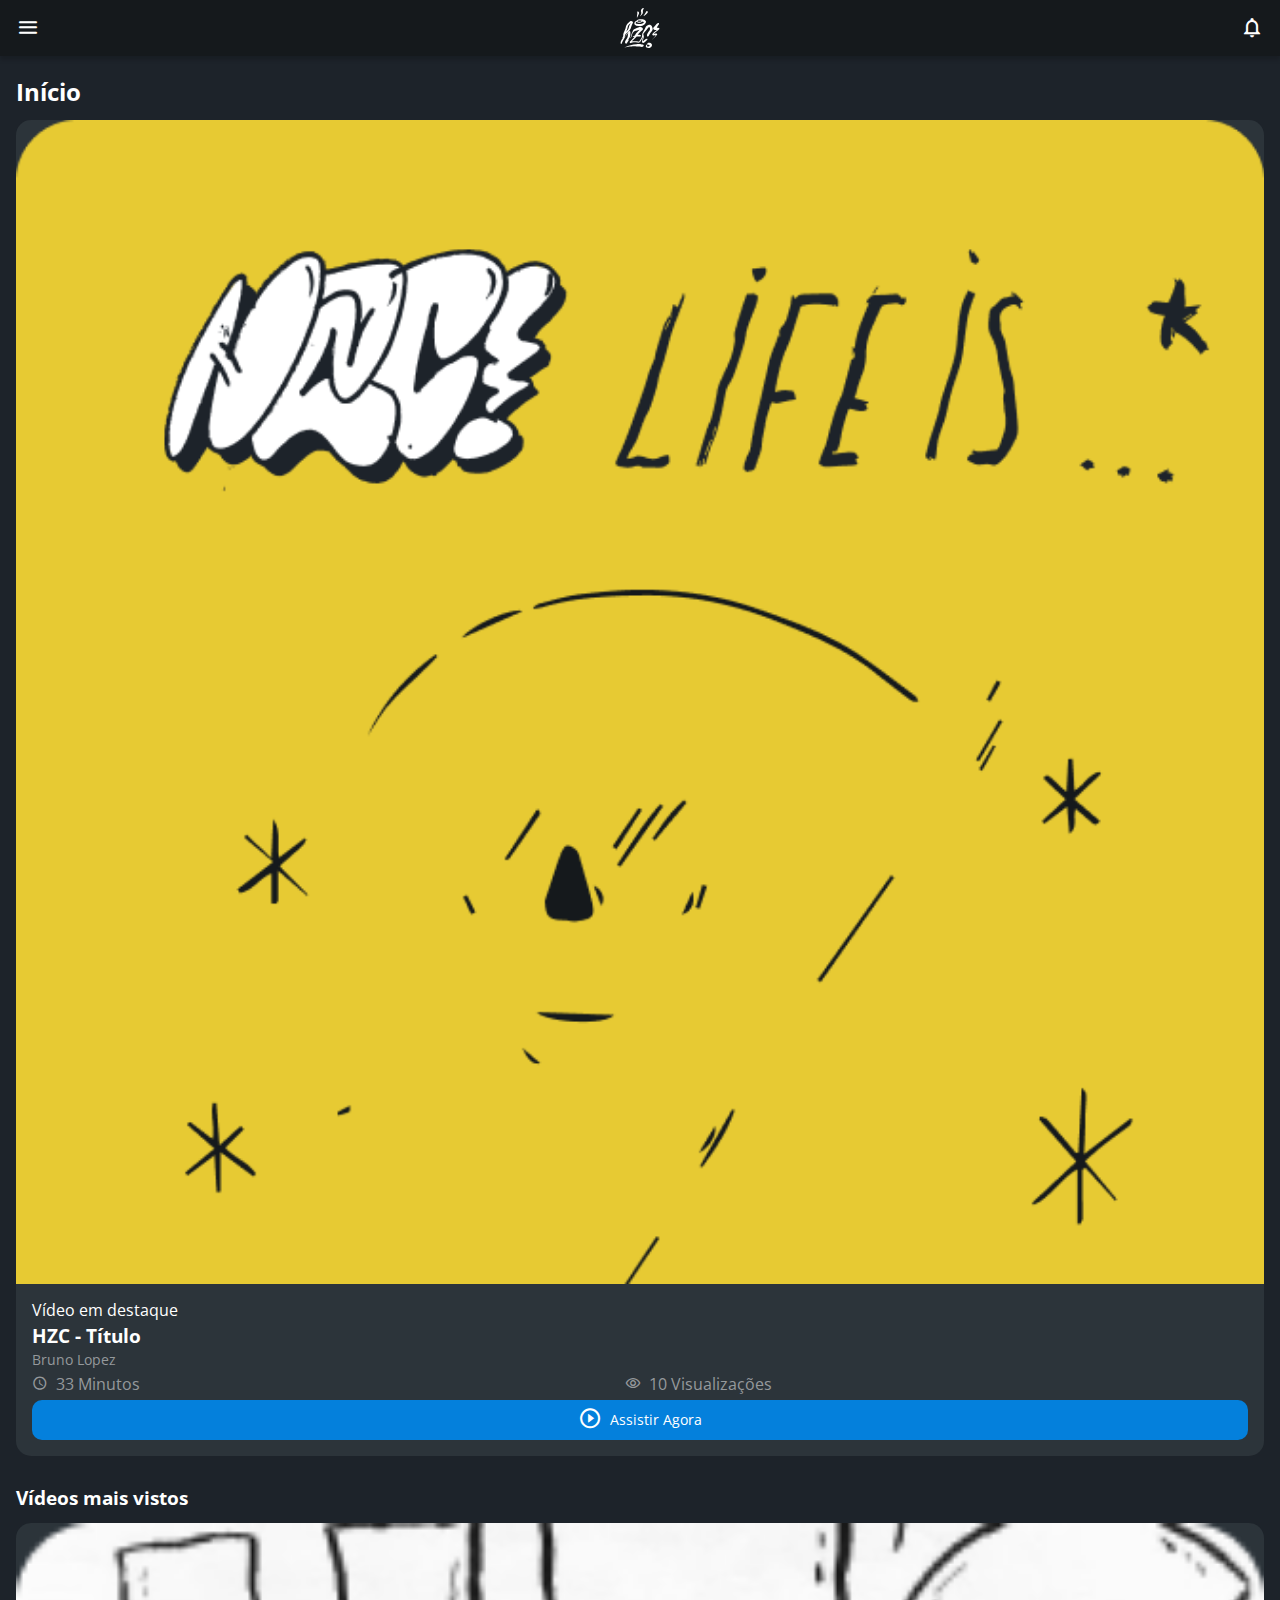
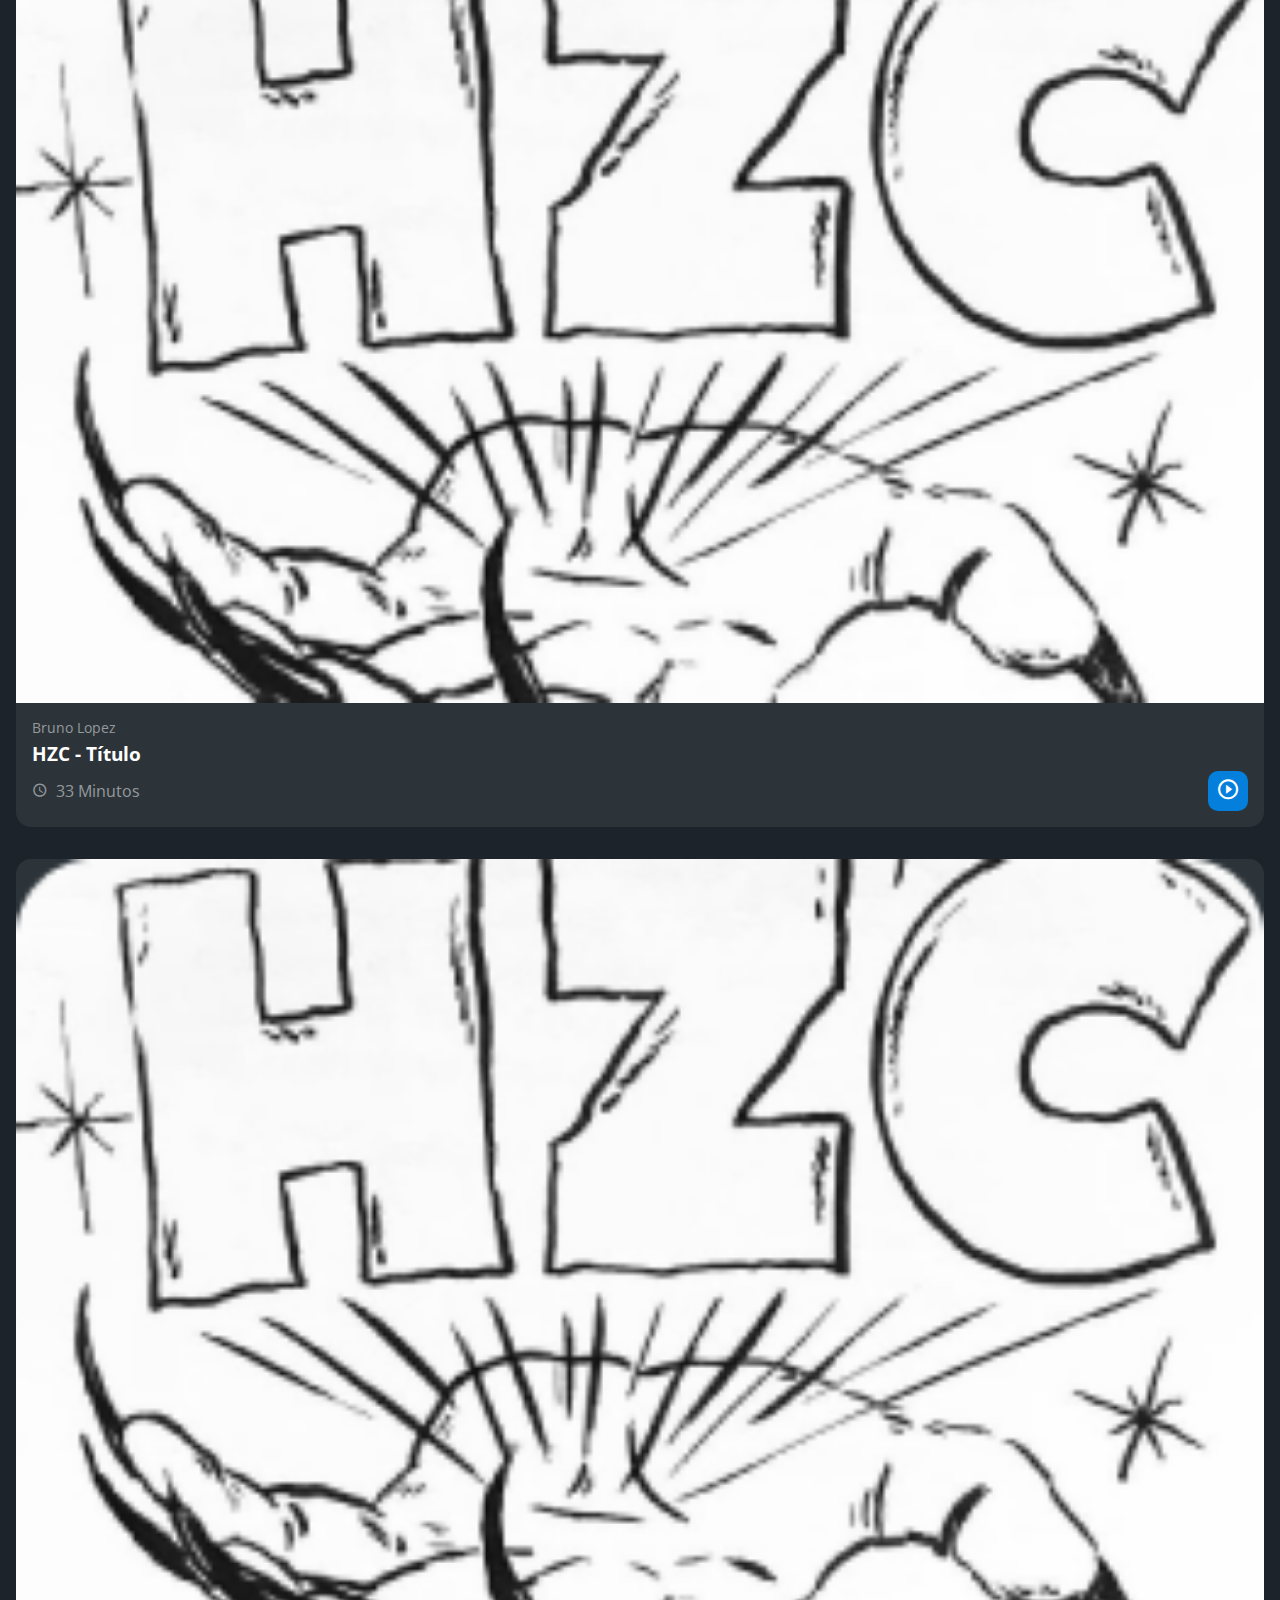
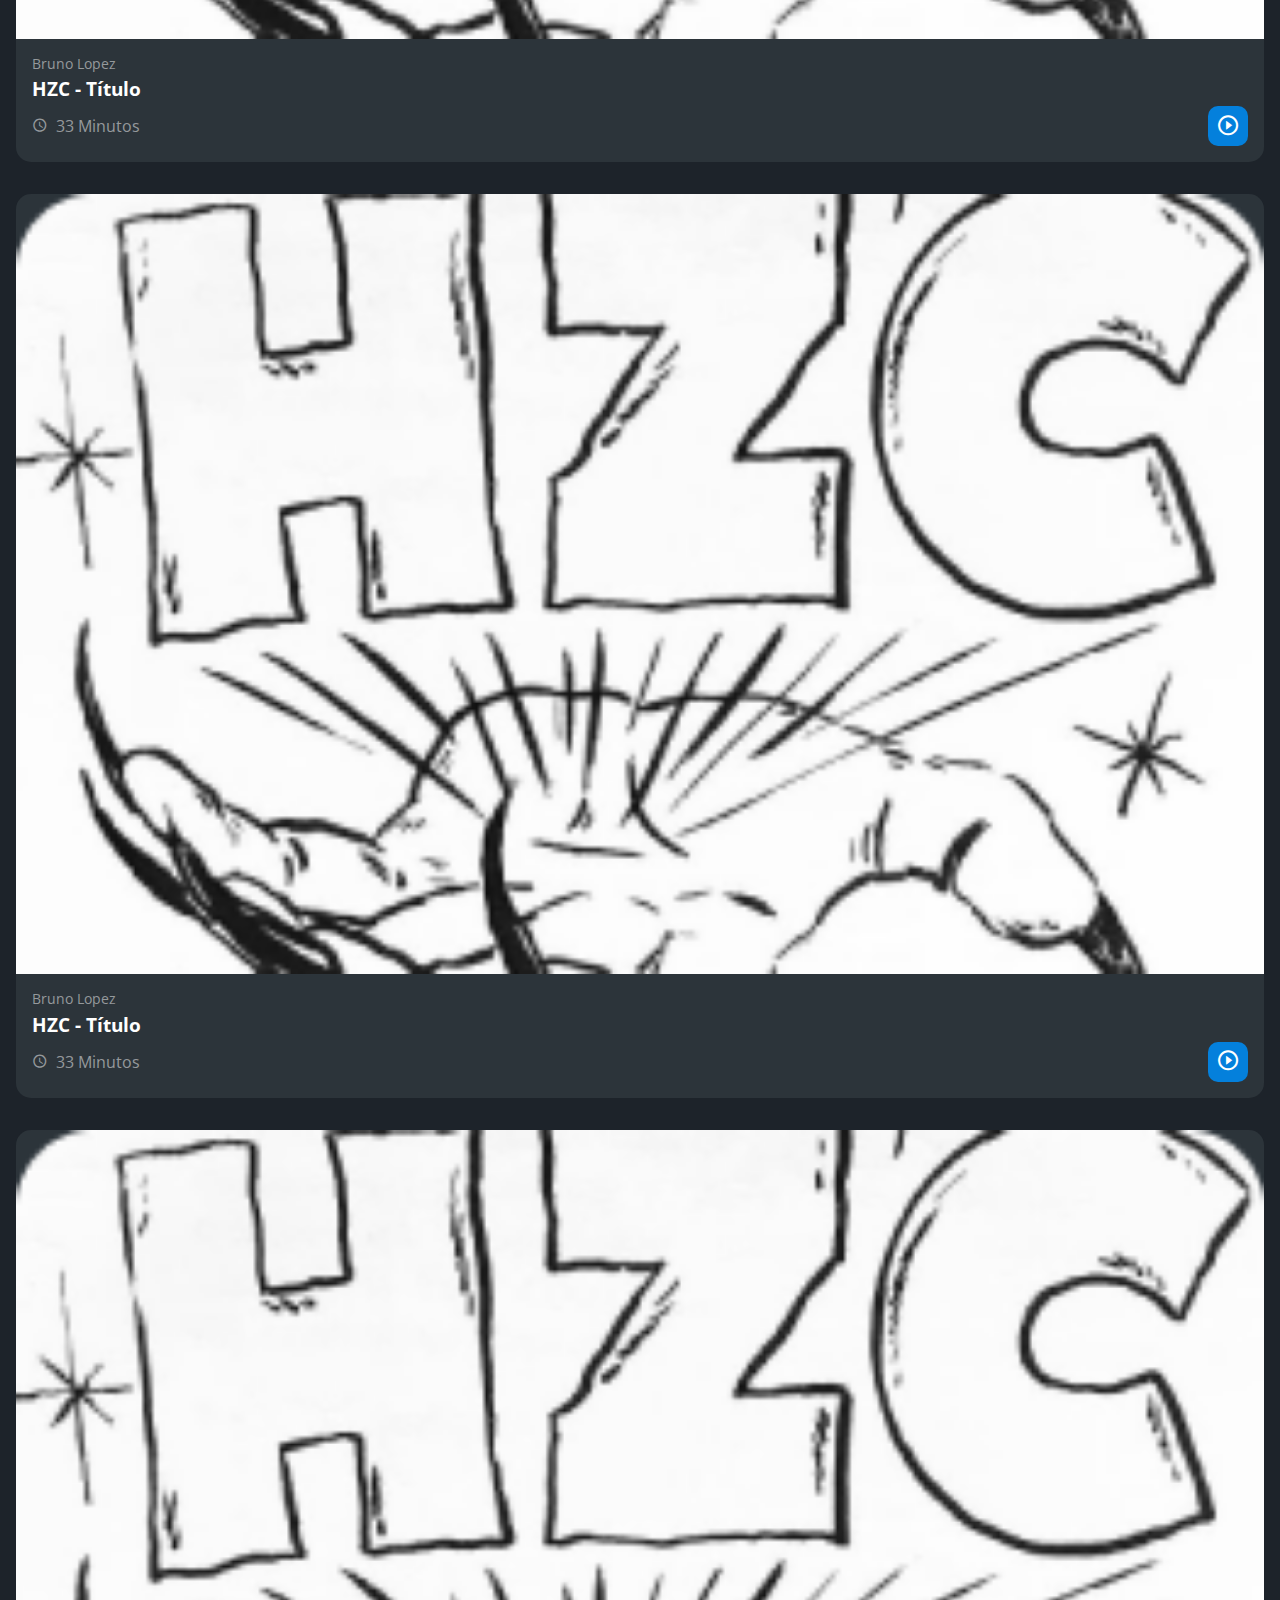
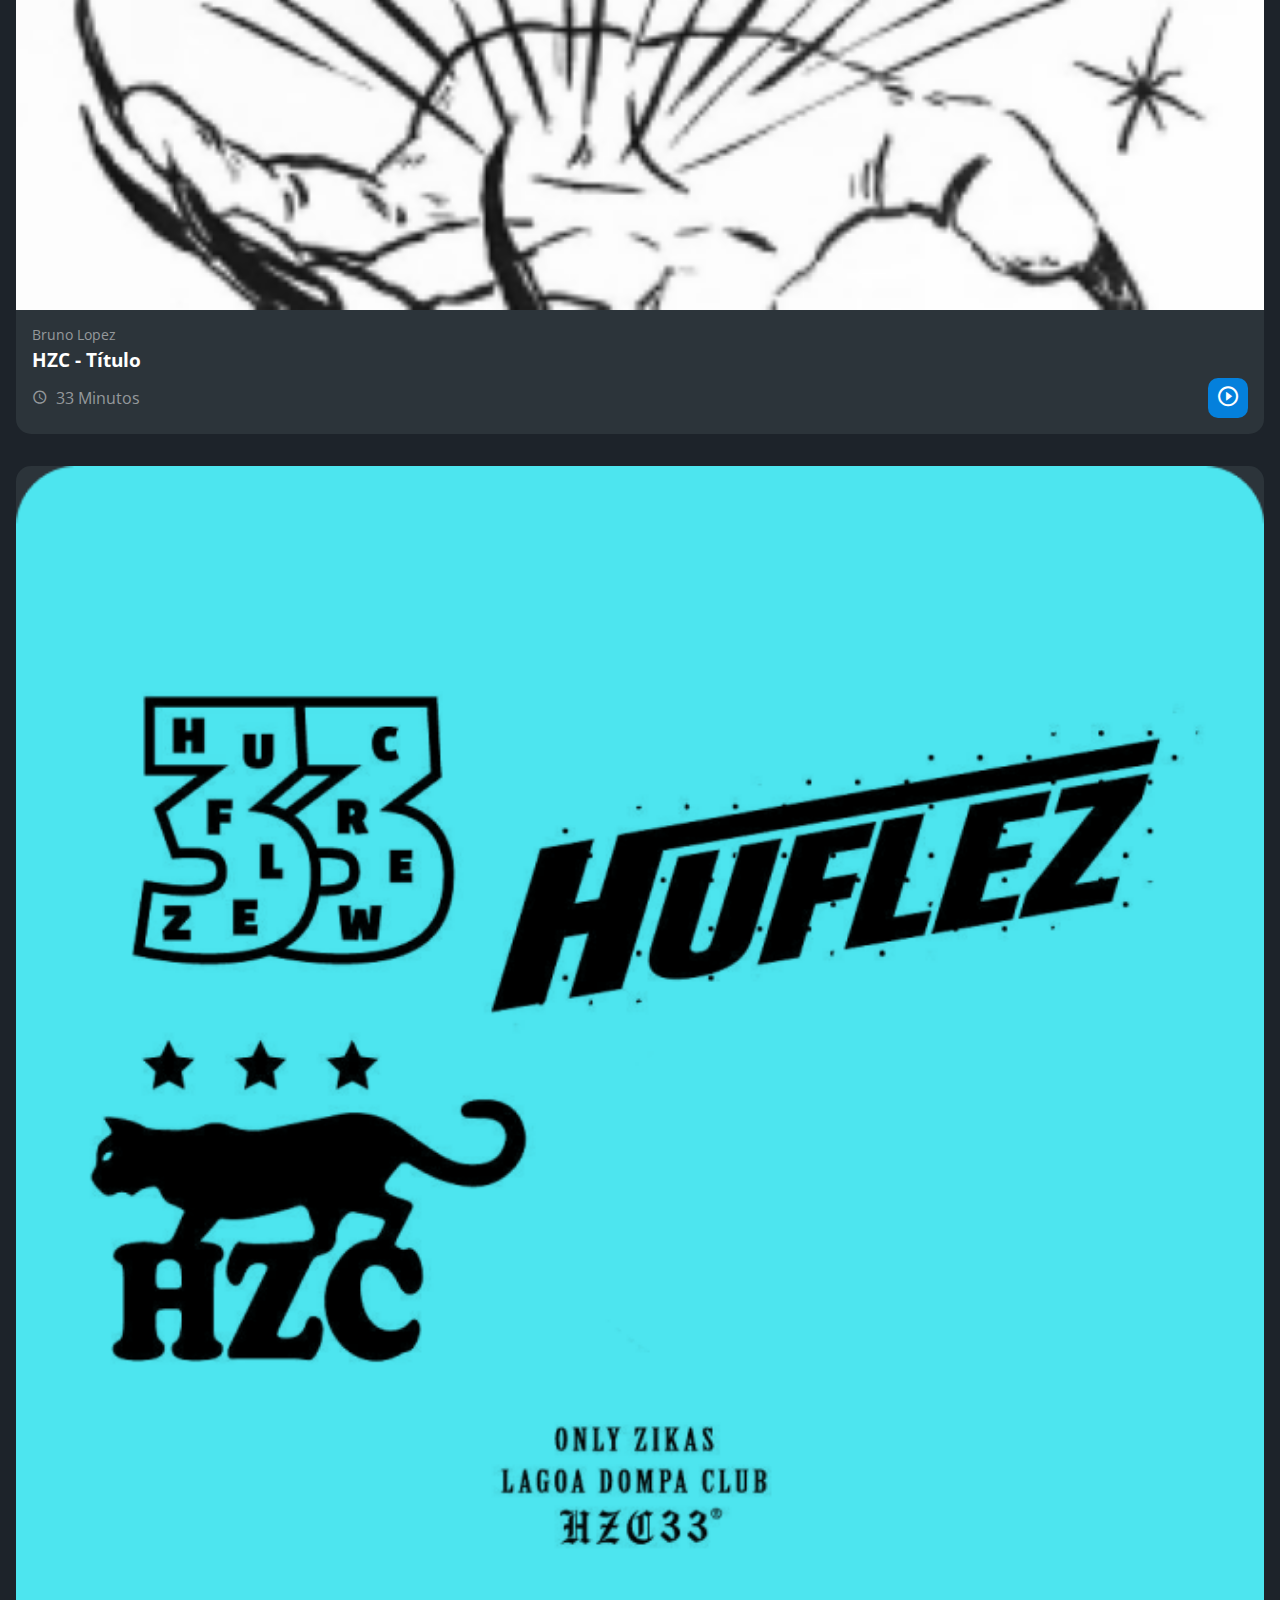
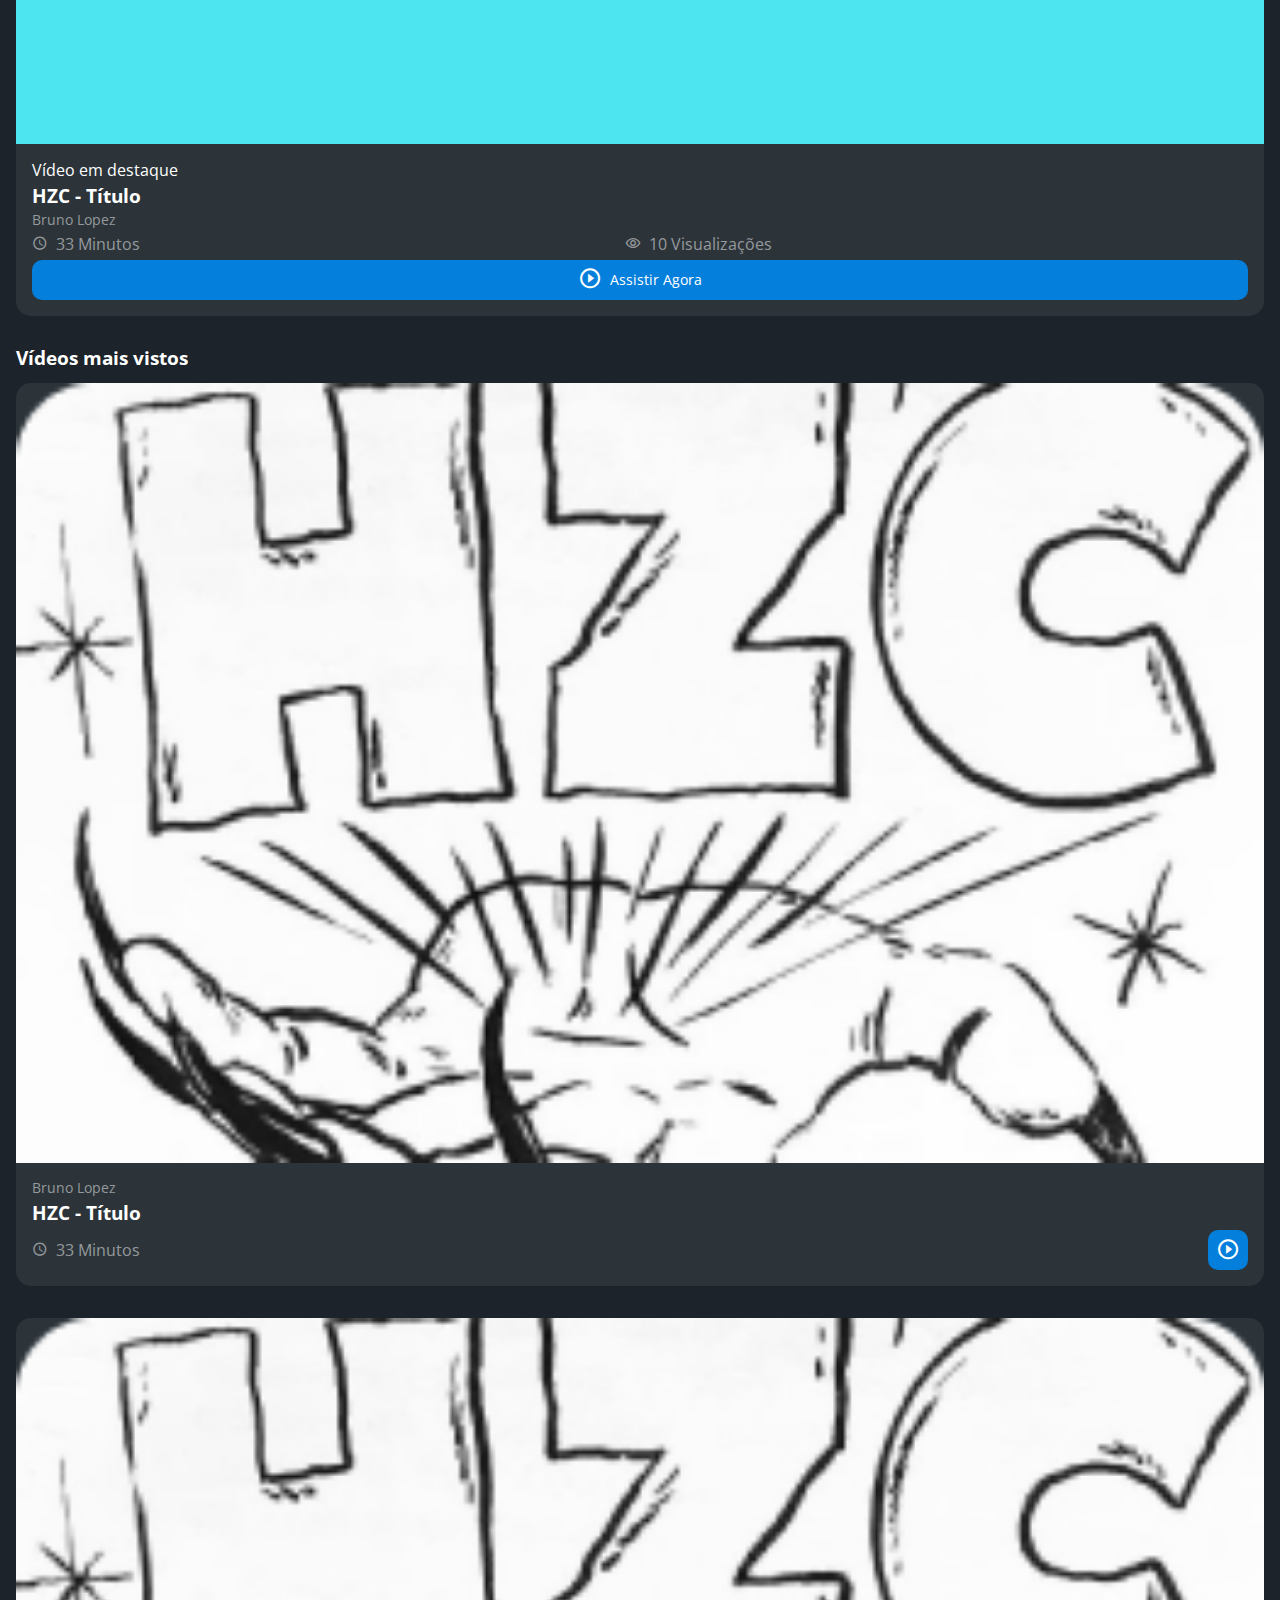
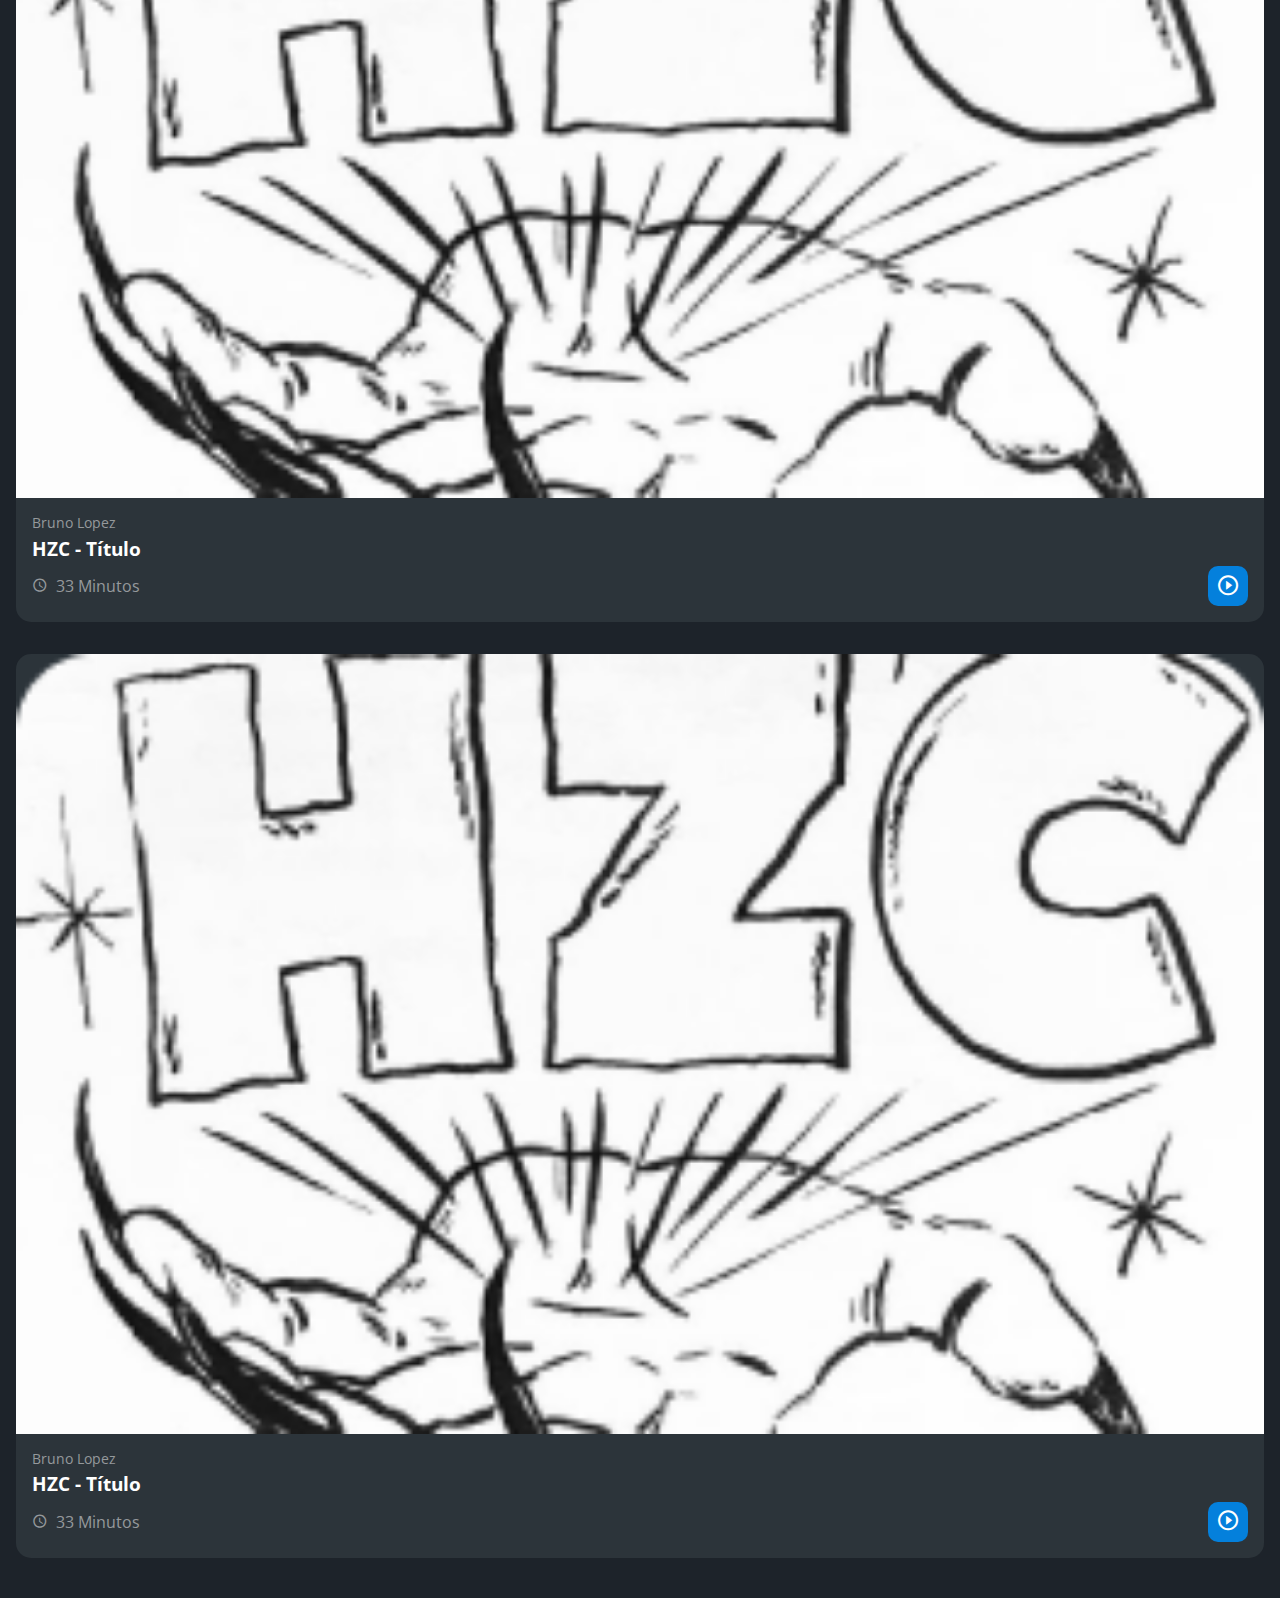
<file: SKATE-01/index.html>
<!DOCTYPE html>
<html lang="pt-BR">
<head>
    <meta charset="UTF-8">
    <meta http-equiv="X-UA-Compatible" content="IE=edge">
    <meta name="viewport" content="width=device-width, initial-scale=1.0">
    <title>HZC | Home</title>
    <link rel="preconnect" href="https://fonts.googleapis.com">
    <link rel="preconnect" href="https://fonts.gstatic.com" crossorigin>
    <link rel="stylesheet" href="https://fonts.googleapis.com/css2?family=Open+Sans:wght@400;600;700&display=swap">
    <link rel="stylesheet" href="assets/css/reset.css">
    <link rel="stylesheet" href="assets/css/estilos.css">
</head>
<body>
    <header class="cabecalho">
        <button class="cabecalho__menu" aria-label="Menu"><i></i></button>
        <img class="cabecalho__logo" src="assets/img/logo.svg" alt="logo da HZC">
        <p class="cabecalho__perfil">Bruno Lopez</p>
        <button class="cabecalho__notificacao" aria-label="Notificação"><i></i></button>
    </header>
    <nav class="menu-lateral menu-lateral--toggle">
        <img src="assets/img/logo.svg" alt="logotipo da HZC" class="menu-lateral__logo">
        <a href="#" class="menu-lateral__link menu-lateral__link--inicio menu-lateral__link--ativo">Ínicio</a>
        <a href="#" class="menu-lateral__link menu-lateral__link--videos">Videos</a>
        <a href="#" class="menu-lateral__link menu-lateral__link--picos">Picos</a>
        <a href="#" class="menu-lateral__link menu-lateral__link--integrantes">Integrantes</a>
        <a href="#" class="menu-lateral__link menu-lateral__link--camisas">Camisas</a>
        <a href="#" class="menu-lateral__link menu-lateral__link--pinturas">Pinturas</a>
    </nav>
    <main class="principal">
        <h2 class="titulo-pagina">Início</h2>
        <article class="cartao cartao--destaque destaque-video">
            <img class="cartao__imagem cartao__imagem--desktop" src="assets/img/banner_1.png" alt="Banner do cartão">
            <img class="cartao__imagem cartao__imagem--mobile" src="assets/img/banner-mobile_1.png" alt="Banner do cartão">
            <div class="cartao__conteudo">
                <p class="cartao__destaque">Vídeo em destaque</p>
                <h3 class="cartao__titulo">HZC - Título</h3>
                <p class="cartao__perfil">Bruno Lopez</p>
                <p class="cartao__info cartao__info--tempo">33 Minutos</p>  
                <p class="cartao__info cartao__info--visualizacao">10 Visualizações</p> 
                <button class="cartao__botao cartao__botao--play cartao__botao--destaque">Assistir Agora</button>        
            </div>
        </article>
        <article class="cartao cartao--recentes videos-recentes">
            <h3 class="cartao__titulo">Vídeos Recentes</h3>
            <a href="#" class="cartao__link">Ver Todos</a>
            <ul class="cartao__lista">
                <li class="carto__item">
                    <img class="cartao__item-thumbail" src="assets/img/miniatura_1.png" alt="Thumbnail">
                    <h4 class="cartao__item-titulo">HZC - Love Machine</h4>
                    <p class="cartao__item perfil">Bruno Lopez</p>
                </li>
                <li class="carto__item">
                    <img class="cartao__item-thumbail" src="assets/img/miniatura_1.png" alt="Thumbnail">
                    <h4 class="cartao__item-titulo">HZC - Love Machine</h4>
                    <p class="cartao__item perfil">Bruno Lopez</p>
                </li>
                <li class="carto__item">
                    <img class="cartao__item-thumbail" src="assets/img/miniatura_1.png" alt="Thumbnail">
                    <h4 class="cartao__item-titulo">HZC - Love Machine</h4>
                    <p class="cartao__item perfil">Bruno Lopez</p>
                </li>
                <li class="carto__item">
                    <img class="cartao__item-thumbail" src="assets/img/miniatura_1.png" alt="Thumbnail">
                    <h4 class="cartao__item-titulo">HZC - Love Machine</h4>
                    <p class="cartao__item perfil">Bruno Lopez</p>
                </li>
                <li class="carto__item">
                    <img class="cartao__item-thumbail" src="assets/img/miniatura_1.png" alt="Thumbnail">
                    <h4 class="cartao__item-titulo">HZC - Love Machine</h4>
                    <p class="cartao__item perfil">Bruno Lopez</p>
                </li>
            </ul>
        </article>
        <section class="sessao sessao-videos">
            <h3 class="titulo-sessao">Vídeos mais vistos</h3>
            <article class="cartao cartao--destaque">
                <img class="cartao__imagem" src="assets/img/video_1.png" alt="Vídeo">
                <div class="cartao__conteudo">
                    <p class="cartao__perfil">Bruno Lopez</p>
                    <h3 class="cartao__titulo">HZC - Título</h3>
                    <p class="cartao__info cartao__info--tempo">33 Minutos</p>  
                    <button class="cartao__botao cartao__botao--play" aria-label="Assistir agora"></button>        
                </div>
            </article>

            <article class="cartao cartao--destaque">
                <img class="cartao__imagem" src="assets/img/video_1.png" alt="Vídeo">
                <div class="cartao__conteudo">
                    <p class="cartao__perfil">Bruno Lopez</p>
                    <h3 class="cartao__titulo">HZC - Título</h3>
                    <p class="cartao__info cartao__info--tempo">33 Minutos</p>  
                    <button class="cartao__botao cartao__botao--play" aria-label="Assistir agora"></button>        
                </div>
            </article>
            <article class="cartao cartao--destaque">
                <img class="cartao__imagem" src="assets/img/video_1.png" alt="Vídeo">
                <div class="cartao__conteudo">
                    <p class="cartao__perfil">Bruno Lopez</p>
                    <h3 class="cartao__titulo">HZC - Título</h3>
                    <p class="cartao__info cartao__info--tempo">33 Minutos</p>  
                    <button class="cartao__botao cartao__botao--play" aria-label="Assistir agora"></button>        
                </div>
            </article>
            <article class="cartao cartao--destaque">
                <img class="cartao__imagem" src="assets/img/video_1.png" alt="Vídeo">
                <div class="cartao__conteudo">
                    <p class="cartao__perfil">Bruno Lopez</p>
                    <h3 class="cartao__titulo">HZC - Título</h3>
                    <p class="cartao__info cartao__info--tempo">33 Minutos</p>  
                    <button class="cartao__botao cartao__botao--play" aria-label="Assistir agora"></button>        
                </div>
            </article>
            
        </section>

        <article class="cartao cartao--recentes produtos-recentes">
            <h3 class="cartao__titulo">Vídeos Recentes</h3>
            <a href="#" class="cartao__link">Ver Todos</a>
            <ul class="cartao__lista">
                <li class="carto__item">
                    <img class="cartao__item-thumbail" src="assets/img/miniatura_1.png" alt="Thumbnail">
                    <h4 class="cartao__item-titulo">HZC - Love Machine</h4>
                    <p class="cartao__item perfil">Bruno Lopez</p>
                </li>
                <li class="carto__item">
                    <img class="cartao__item-thumbail" src="assets/img/miniatura_1.png" alt="Thumbnail">
                    <h4 class="cartao__item-titulo">HZC - Love Machine</h4>
                    <p class="cartao__item perfil">Bruno Lopez</p>
                </li>
                <li class="carto__item">
                    <img class="cartao__item-thumbail" src="assets/img/miniatura_1.png" alt="Thumbnail">
                    <h4 class="cartao__item-titulo">HZC - Love Machine</h4>
                    <p class="cartao__item perfil">Bruno Lopez</p>
                </li>
                <li class="carto__item">
                    <img class="cartao__item-thumbail" src="assets/img/miniatura_1.png" alt="Thumbnail">
                    <h4 class="cartao__item-titulo">HZC - Love Machine</h4>
                    <p class="cartao__item perfil">Bruno Lopez</p>
                </li>
                <li class="carto__item">
                    <img class="cartao__item-thumbail" src="assets/img/miniatura_1.png" alt="Thumbnail">
                    <h4 class="cartao__item-titulo">HZC - Love Machine</h4>
                    <p class="cartao__item perfil">Bruno Lopez</p>
                </li>
            </ul>
        </article>
        <article class="cartao cartao--destaque destaque-produtos">
            <img class="cartao__imagem cartao__imagem--desktop" src="assets/img/banner_2.png" alt="Banner do cartão">
            <img class="cartao__imagem cartao__imagem--mobile" src="assets/img/banner-mobile_2.png" alt="Banner do cartão">
            <div class="cartao__conteudo">
                <p class="cartao__destaque">Vídeo em destaque</p>
                <h3 class="cartao__titulo">HZC - Título</h3>
                <p class="cartao__perfil">Bruno Lopez</p>
                <p class="cartao__info cartao__info--tempo">33 Minutos</p>  
                <p class="cartao__info cartao__info--visualizacao">10 Visualizações</p> 
                <button class="cartao__botao cartao__botao--play cartao__botao--destaque">Assistir Agora</button>        
            </div>
        </article>
        <section class="sessao sessao-produtos">
            <h3 class="titulo-sessao">Vídeos mais vistos</h3>
            <article class="cartao cartao--destaque">
                <img class="cartao__imagem" src="assets/img/video_1.png" alt="Vídeo">
                <div class="cartao__conteudo">
                    <p class="cartao__perfil">Bruno Lopez</p>
                    <h3 class="cartao__titulo">HZC - Título</h3>
                    <p class="cartao__info cartao__info--tempo">33 Minutos</p>  
                    <button class="cartao__botao cartao__botao--play" aria-label="Assistir agora"></button>        
                </div>
            </article>
            
            <article class="cartao cartao--destaque">
                <img class="cartao__imagem" src="assets/img/video_1.png" alt="Vídeo">
                <div class="cartao__conteudo">
                    <p class="cartao__perfil">Bruno Lopez</p>
                    <h3 class="cartao__titulo">HZC - Título</h3>
                    <p class="cartao__info cartao__info--tempo">33 Minutos</p>  
                    <button class="cartao__botao cartao__botao--play" aria-label="Assistir agora"></button>        
                </div>
            </article>

            <article class="cartao cartao--destaque">
                <img class="cartao__imagem" src="assets/img/video_1.png" alt="Vídeo">
                <div class="cartao__conteudo">
                    <p class="cartao__perfil">Bruno Lopez</p>
                    <h3 class="cartao__titulo">HZC - Título</h3>
                    <p class="cartao__info cartao__info--tempo">33 Minutos</p>  
                    <button class="cartao__botao cartao__botao--play" aria-label="Assistir agora"></button>        
                </div>
            </article>
        </section>
      
    </main>
    <script src="index.js"></script>
</body>
</html>
</file>
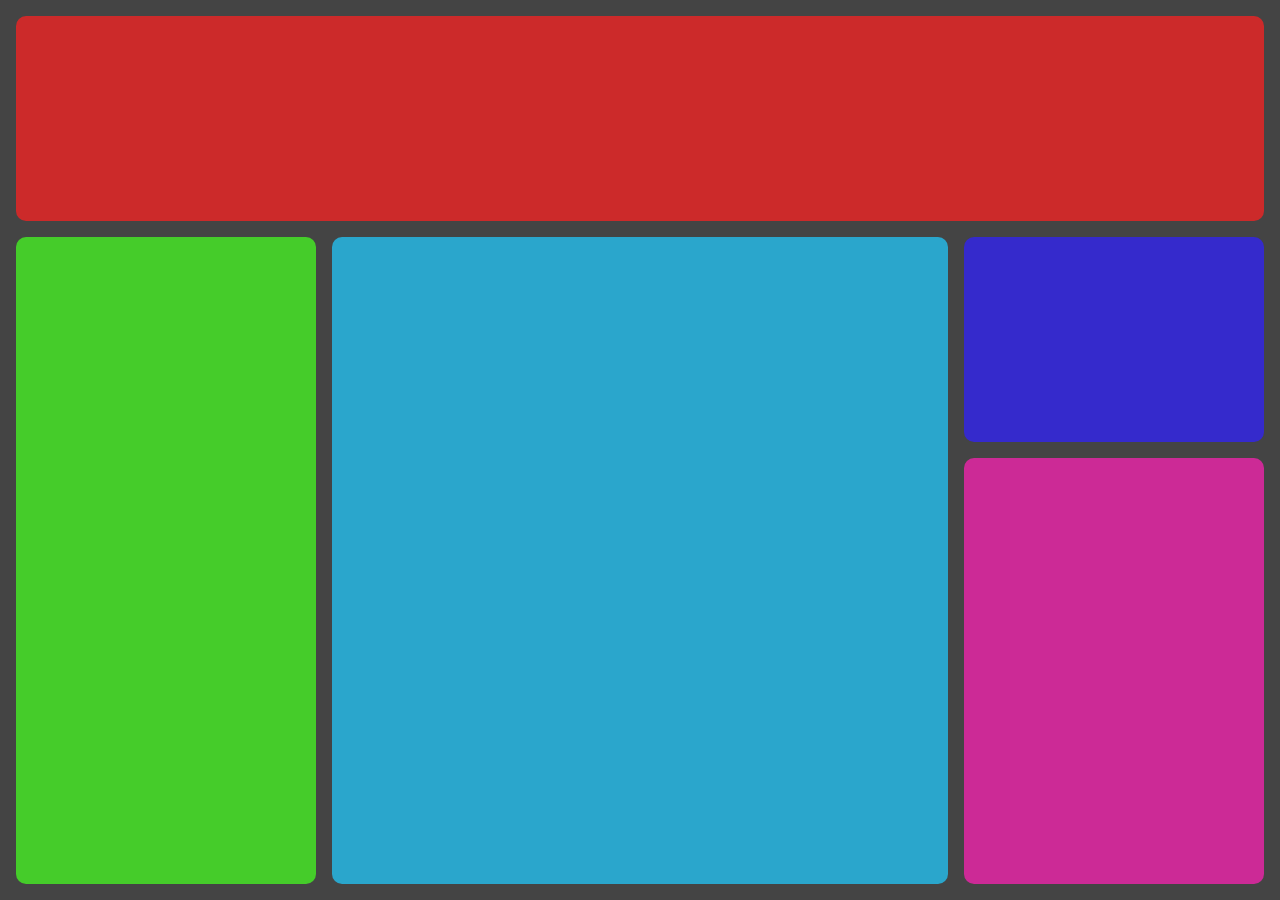
<file: SKATE-01/grid-desafio/teste.html>
<!DOCTYPE html>
<html lang="en">
<head>
    <meta charset="UTF-8">
    <meta http-equiv="X-UA-Compatible" content="IE=edge">
    <meta name="viewport" content="width=device-width, initial-scale=1.0">
    <title>Document</title>
    <link rel="stylesheet" href="teste.css">
</head>
<body class="corpo">
    <header class="cabecalho"></header>
    <nav class="lateral"></nav>
    <section class="meio"></section>
    <section class="direita-cima"></section>
    <section class="direita-baixo"></section>
</body>
</html>
</file>
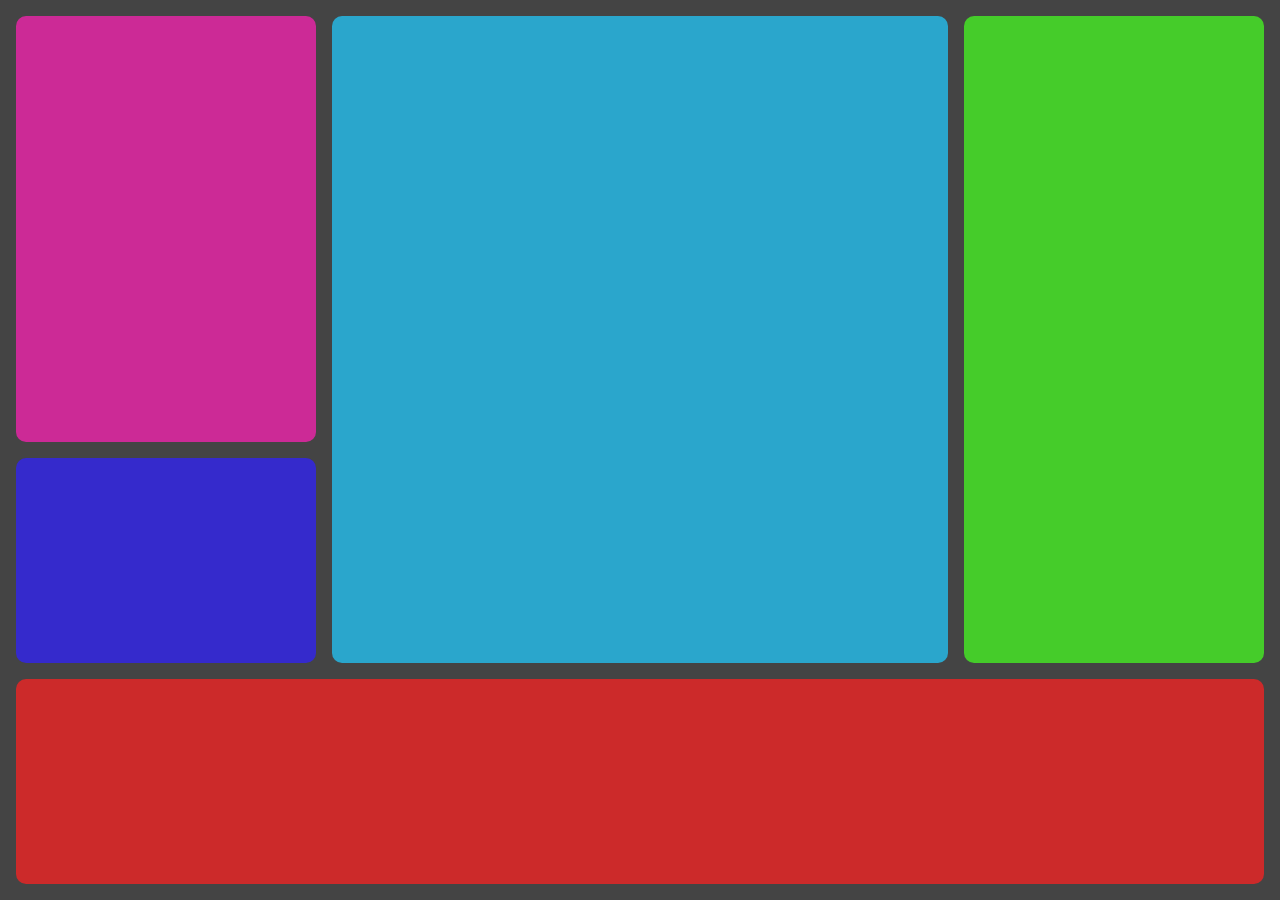
<file: SKATE-01/grid-desafio/teste2.html>
<!DOCTYPE html>
<html lang="en">
<head>
    <meta charset="UTF-8">
    <meta http-equiv="X-UA-Compatible" content="IE=edge">
    <meta name="viewport" content="width=device-width, initial-scale=1.0">
    <title>Document</title>
    <link rel="stylesheet" href="teste2.css">
</head>
<body class="corpo">
    <header class="cabecalho"></header>
    <nav class="lateral"></nav>
    <section class="meio"></section>
    <section class="direita-cima"></section>
    <section class="direita-baixo"></section>
</body>
</html>
</file>
<file: SKATE-01/assets/css/estilos.css>
@font-face {
    font-family: 'icones';
    src: url(../font/icones.ttf);
}

body{
    background-color: #1D232A;
    font-family: 'Open Sans','icones', sans-serif;
    color: #fff;
    box-sizing: border-box;
}

@media screen and (min-width:1440px) {
    body{
        display: grid;
        grid-template-columns: auto 1fr;
    }
}

header{
    display: flex;
    justify-content: space-between;
    align-items: center;
    background-color: #15191C;
    padding: 8px 16px;
    box-shadow: 0px 4px 4px rgba(0, 0, 0, 0.16);
}

.cabecalho__menu i::before{
    content: "\e904";
    font-size: 24px;
}

.cabecalho__notificacao i::before{
    content: "\e906";
    font-size: 24px;
}

.cabecalho__logo{
    width: 40px;
}

.cabecalho__perfil{
    display: none;
}

@media screen and (min-width: 1440px) {
    .cabecalho{
        background-color: #1D232A;
        display: grid;
        grid-template-columns: 1fr auto;
        padding: 16px 60px;
        height: 80px;
        box-sizing: border-box;
        column-gap: 32px;
        grid-column: 2;
    }

    .cabecalho__menu{
        display: none;
    }

    .cabecalho__logo{
        display: none;
    }

    .cabecalho__perfil{
        display: grid;
        grid-template-columns: repeat(3, auto);
        column-gap: 8px;
        align-items: center;
        justify-content: flex-end;
        color: #95999C;
        padding: 8px 32px;
        border-right:  1px solid #95999C;
    }

    .cabecalho__perfil::before{
        content: "";
        display: block;
        width: 32px;
        height: 32px;
        background-image: url(../img/profile_2.png);
        background-size: contain;
        background-repeat: no-repeat;
        background-position: center;
    }

    .cabecalho__perfil::after{
        content: "\e90d";
        color: #FFFFFF;
        font-size: 1.5rem;
    }
}

.menu-lateral{
    display: flex;
    flex-direction: column;
    background-color: #15191C;
    width: 75vw;
    height: 100vh;
    position: absolute;
    left: -100vw;
    transition: .5s;
}

.menu-lateral--ativo{
    left: 0;
    transition: .5s;
}


.menu-lateral__logo{
    align-self: center;
    width: 118px;
    padding: 16px; 
}

.menu-lateral__link{
    height: 64px;
    color: #95999C;
    padding-left: 64px;
    display: flex;
    align-items: center;
}

.menu-lateral__link::before{
    content: "\e900";
    width: 24px;
    height: 24px;
    font-size: 24px;
    position: absolute;
    left: 24px;
}
.menu-lateral__link--ativo{
    color: #FFFFFF;
    padding-left: 56px;
    border-left: 8px solid #FFF;
}

.menu-lateral__link--inicio::before{
    content: "\e902";
}
.menu-lateral__link--videos::before{
    content: "\e90e";
}
.menu-lateral__link--picos::before{
    content: "\e909";
}
.menu-lateral__link--integrantes::before{
    content: "\e903";
}
.menu-lateral__link--camisas::before{
    content: "\e900";
}
.menu-lateral__link--pinturas::before{
    content: "\e90a";
}

@media screen and (min-width:1440px) {
    .menu-lateral{
        position: static;
        width: 200px;
        grid-column: 1;
        grid-row: 1 / span 2;
    }
}

.principal{
    padding: 24px 16px;
    display:grid;
    gap:16px;
}

.titulo-pagina{
    font-size: 1.5rem;
    font-weight: 700;
}

.titulo-sessao{
    font-size: 1.2rem;
    font-weight: 700;
}

@media  screen and (min-width:1440px) {
    .principal{
        display: grid;
        grid-template-columns: auto 1fr auto;
        grid-template-areas: 
            "titulo-pagina titulo-pagina titulo-pagina"
            "destaque-video destaque-video videos-recentes"
            "sessao-videos sessao-videos sessao-videos"
            "produtos-recentes destaque-produtos destaque-produtos"
            "sessao-produtos sessao-produtos sessao-produtos"
        ;
        column-gap: 32px;
        padding: 16px 60px;
        grid-column: 2;
    }

    .titulo-sessao{
        grid-column: span 4;
    }
}

.cartao{
    width: 100%;
    border-radius: 15px;
    overflow: hidden;
    background-color: #2C343A;
}

.cartao__imagem--desktop{
    display: none;
}

.cartao--destaque{
    margin-bottom: 16px;
}

.cartao__conteudo{
    padding: 16px;
    display: grid;
    grid-template-columns: auto 1fr;
    gap: 8px;  
}

.cartao__destaque{
    grid-column: span 2;
}

.cartao__titulo{
    font-size: 1.2rem;
    font-weight: 700;
    grid-column: span 2;
}

.cartao__perfil{
    color: #95999C;
    font-size: 0.9rem;
    grid-column: span 2;
}

.cartao__info{
    display: flex;
    align-items: center;
    justify-content: center;
    color: #95999C;
}

.cartao__info--tempo::before{
    content: "\e90c";
    margin-right: 8px;
}

.cartao__info--visualizacao::before{
    content: "\e90f";
    margin-right: 8px;
}

.cartao__botao{
    display: flex;
    align-items: center;
    justify-content: center;
    background-color: #0480DC;
    height: 40px;
    width: 40px;
    justify-self: flex-end;
    border-radius: 10px;
    font-size: 0.9rem;
}

.cartao__botao--play::before{
    content: "\e90b";
    font-size: 24px;
}

.cartao__botao--destaque{
    width: 100%;
    grid-column: span 2;
}

.cartao__botao--destaque::before{
    margin-right: 8px;
}

.cartao--recentes{
    display: none;
}

@media screen and (min-width:1440px) {

    .cartao--destaque{
        margin-bottom: 0;
    }

    .cartao__imagem--mobile{
        display: none;
    }

    .cartao__imagem--desktop{
        display: block;
    }

    .cartao__botao--destaque{
        grid-column: auto;
        padding: 16px 8px;
    }

    .cartao--recentes{
        display: grid;
        grid-template-columns: auto auto;
        align-items: center;
        row-gap: 24px;
        width: 256px;
        padding: 16px;
        box-sizing: border-box;
        align-self: flex-start;
    }
    .cartao--recentes .cartao__titulo{
        grid-column: auto;
    }

    .cartao__link{
        font-size: 0.8rem;
        font-weight: 600;
        color: #0480DC;
        justify-self: flex-end;
    }

    .cartao__lista{
        display: grid;
        row-gap: 16px;
        grid-column:  span 2;
    }

    .cartao__item{
        display: grid;
        grid-template-columns:  auto 1fr;
        gap: 8px;
    }

    .cartao__item-thumbnail{
        width: 32px;
        grid-row: span 2;
    }

    .cartao__item-titulo{
        font-size:0.9rem;
        line-height: 1.3rem;
        font-weight: 700;
    }

    .cartao__item-perfil{
        font-size: 0.8rem;
        color: #95999C;
    }
}

.sessao{
    display: grid;
    gap: 16px;
}

@media screen and (min-width:1440px) {
    .sessao{
        grid-template-columns: repeat(4, 1fr);
    }
}

@media screen and (min-width:1440px) {
    .destaque-video{
        grid-area: destaque-video;
    }

    .videos-recentes{
        grid-area: videos-recentes;
    }

    .sessao-videos{
        grid-area: sessao-videos;
    }

    .destaque-produtos{
        grid-area: destaque-produtos;
    }

    .produtos-recentes{
        grid-area: produtos-recentes;
    }

    .sessao-produtos{
        grid-area: sessao-produtos;
    }
}
</file>
<file: SKATE-01/grid-desafio/teste.css>
* {
    margin: 0;
    padding: 0;
    box-sizing: border-box;
}

.corpo {
    background-color: #444444;
    padding: 8px;
    width: 100vw;
    height: 100vh;
    display: grid;
    grid-template-columns: 1fr 1fr 1fr 1fr;
    grid-template-rows: 1fr 1fr 1fr 1fr;
}

.cabecalho {
    background-color: #cc2a2a;
    border-radius: 10px;
    min-width: 50px;
    min-height: 50px;
    margin: 8px;
    grid-column: span 4;
}

.lateral {
    background-color: #45cc2a;
    border-radius: 10px;
    min-width: 50px;
    min-height: 50px;
    margin: 8px;
    grid-row: span 3;
}

.meio {
    background-color: #2aa6cc;
    border-radius: 10px;
    min-width: 50px;
    min-height: 50px;
    margin: 8px;
    grid-row: span 3;
    grid-column: span 2;
}

.direita-cima {
    background-color: #352acc;
    border-radius: 10px;
    min-width: 50px;
    min-height: 50px;
    margin: 8px;
}

.direita-baixo {
    background-color: #cc2a96;
    border-radius: 10px;
    min-width: 50px;
    min-height: 50px;
    margin: 8px;
    grid-row: span 2;
}
</file>
<file: SKATE-01/grid-desafio/teste2.css>
* {
    margin: 0;
    padding: 0;
    box-sizing: border-box;
}

.corpo {
    background-color: #444444;
    padding: 16px;
    width: 100vw;
    height: 100vh;
    display: grid;
    grid-template-columns: 1fr 1fr 1fr 1fr;
    grid-template-rows: 1fr 1fr 1fr 1fr;
    gap: 16px;
}

.cabecalho {
    background-color: #cc2a2a;
    border-radius: 10px;
    min-width: 50px;
    min-height: 50px;
    grid-column: span 4;
}

.lateral {
    background-color: #45cc2a;
    border-radius: 10px;
    min-width: 50px;
    min-height: 50px;
    grid-row: span 3;
    grid-column: 4;
    grid-row: 1 / span 3;
}

.meio {
    background-color: #2aa6cc;
    border-radius: 10px;
    min-width: 50px;
    min-height: 50px;
    grid-column: span 2;
    grid-row: span 3;
    grid-column: 2 / span 2;
    grid-row: 1 / span 3;
}

.direita-cima {
    background-color: #352acc;
    border-radius: 10px;
    min-width: 50px;
    min-height: 50px;
    grid-row: 3;
}

.direita-baixo {
    background-color: #cc2a96;
    border-radius: 10px;
    min-width: 50px;
    min-height: 50px;

    grid-row: 1 / span 2;
}
</file>
